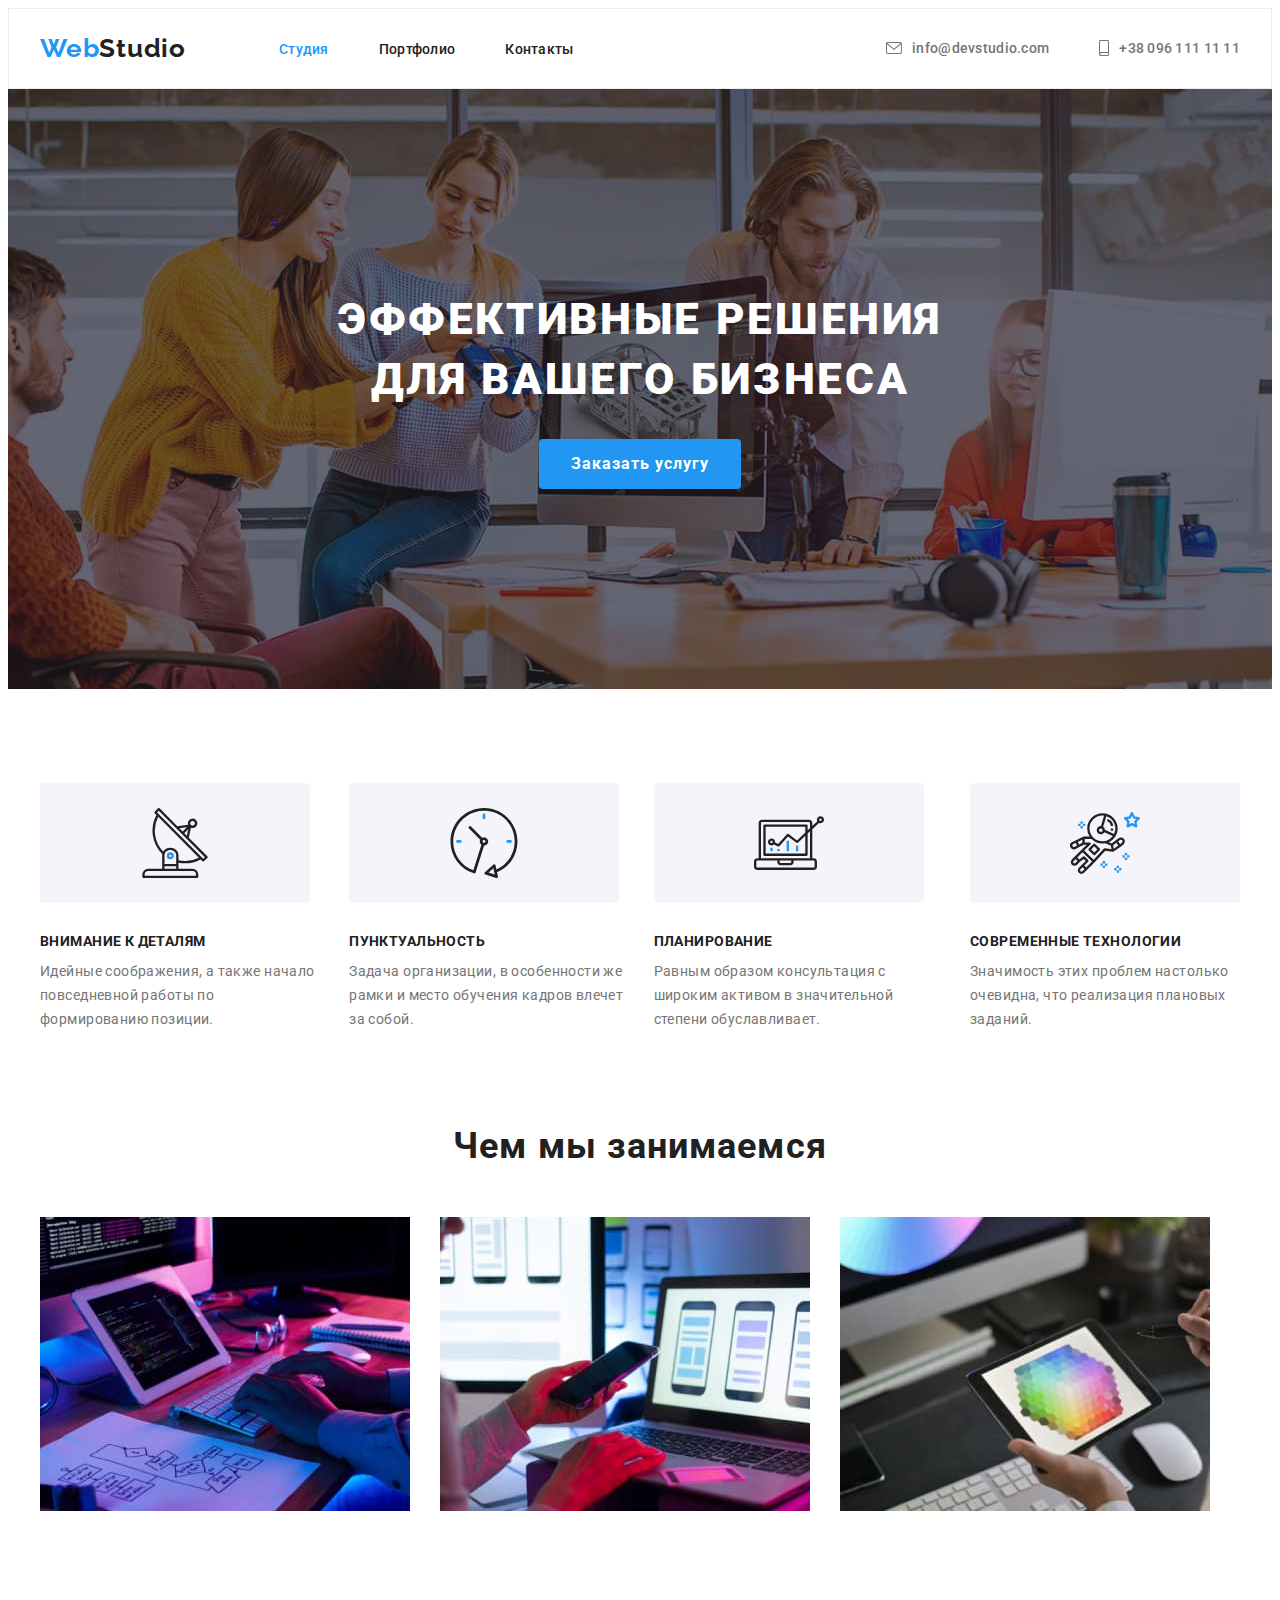
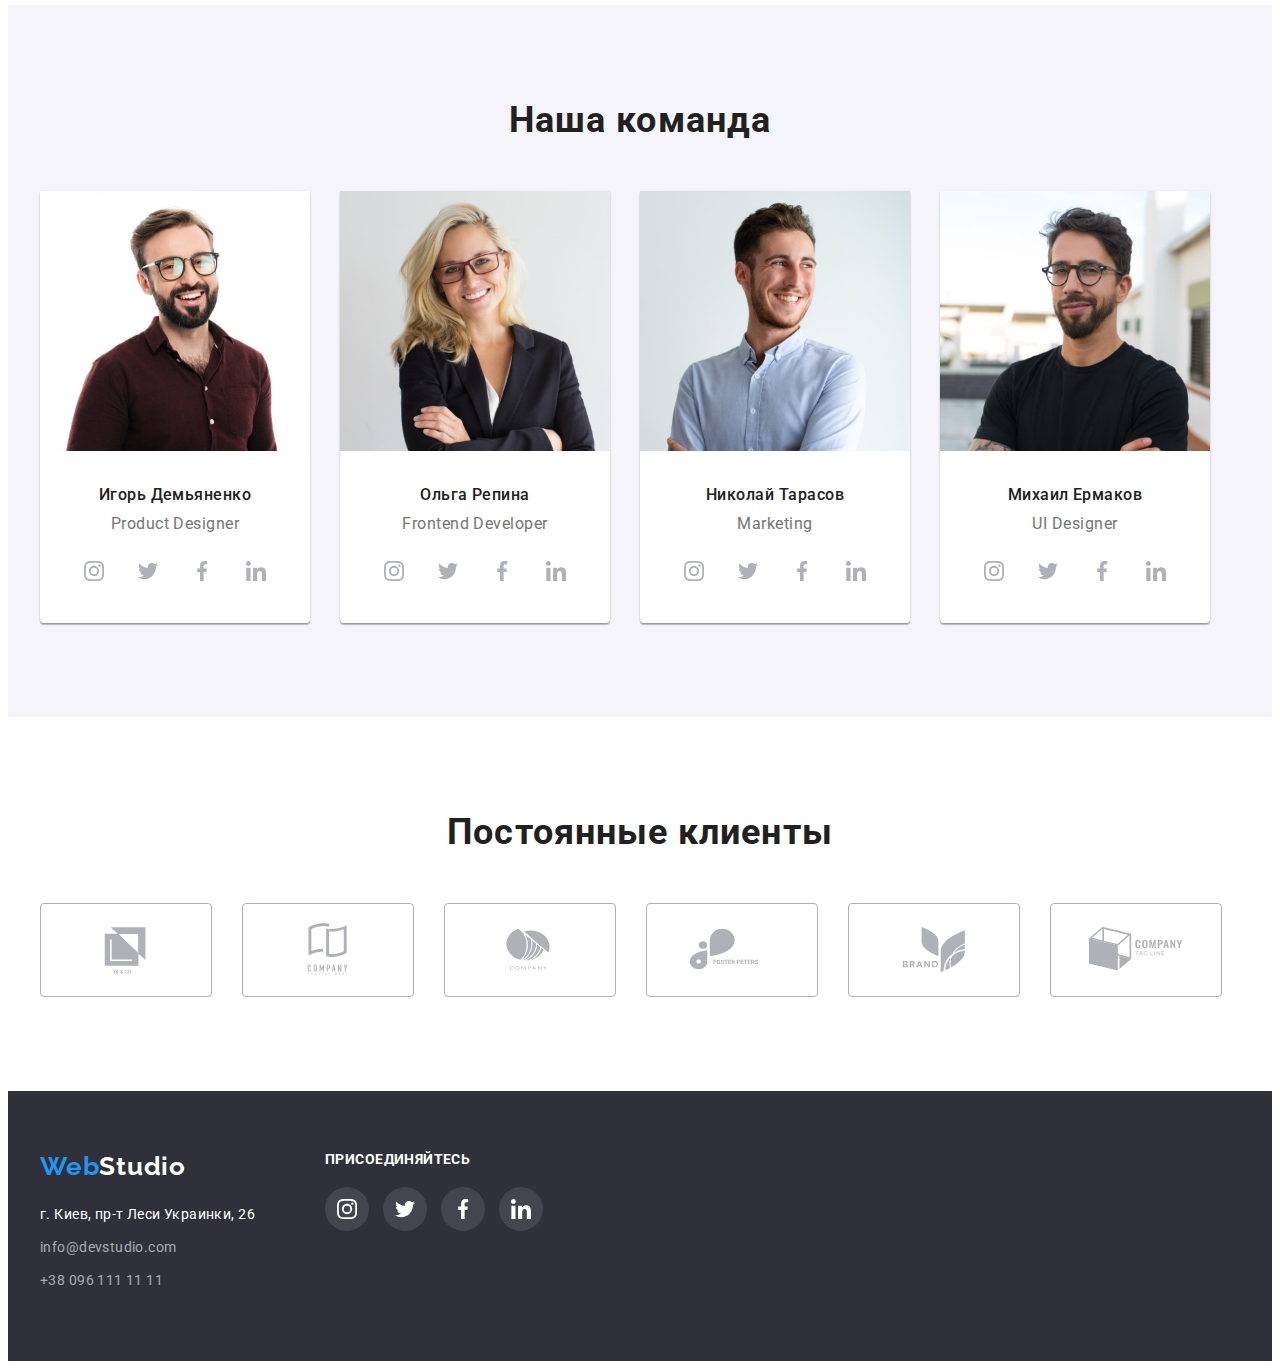
<file: index.html>
<!DOCTYPE html>
<html lang="en">
<head>
    <meta charset="UTF-8">
    <meta http-equiv="X-UA-Compatible" content="IE=edge">
    <meta name="viewport" content="width=device-width, initial-scale=1.0">
    <title>Document</title>
    <link rel="preconnect" href="https://fonts.googleapis.com">
    <link rel="preconnect" href="https://fonts.gstatic.com" crossorigin>
    <link href="https://fonts.googleapis.com/css2?family=Raleway:wght@700&family=Roboto:wght@400;500;700;900&display=swap"
        rel="stylesheet">

        <link rel="stylesheet" href="https://cdnjs.cloudflare.com/ajax/libs/modern-normalize/1.1.0/modern-normalize.min.css"
            integrity="sha512-wpPYUAdjBVSE4KJnH1VR1HeZfpl1ub8YT/NKx4PuQ5NmX2tKuGu6U/JRp5y+Y8XG2tV+wKQpNHVUX03MfMFn9Q=="
            crossorigin="anonymous" referrerpolicy="no-referrer" />
    <link rel="stylesheet" href="./css/styles.css">
</head>
<body>
 <header class="header">
     <div class="container header-container">
        <nav class="navigation">
     <a href="" class="logo">Web<span class="logo-inner">Studio</span></a>
     <ul class="list-header">
         <li class="item">
             <a href="" class="navigation-link active-page">Студия</a>
         </li>
         <li class="item">
             <a href="./portfolio.html" class="navigation-link">Портфолио</a>
         </li>
         <li class="item">
             <a href="" class="navigation-link">Контакты</a>
         </li>
        </ul>
        </nav>
        <ul class="list-header auth-nav">
         <li class="item">
             <a  class="header-addres" href="mailto:info@devstudio.com">
                 <svg class="header-addres-icon" width="16" height="16">
                     <use href="images/symbol-defs.svg#icon-envelope"></use>
                 </svg>info@devstudio.com</a>
         </li>
         <li class="item">
             <a class="header-addres" href=""><svg class="header-addres-icon" width="10" height="16">
                 <use href="images/symbol-defs.svg#icon-smartphone"></use>
             </svg>+38 096 111 11 11</a>
         </li>
     </ul>
    </div>
 </header>
 <main>
     <section class="hero overlay">
        <div class="container hero-button">
       <h1 class="hero-caption">Эффективные решения для вашего бизнеса</h1>
       <button type="button" class="hero-btn">Заказать услугу</button>
    </div>
     </section>
     <section class="text section">
         <div class="container">
        <h2 class="visually-hidden">Наши преимущества</h2>
         <ul class="list-slogan">
             <li class="content-flex">
                 <div class="content-flex-position">
                     <svg class="content-flex-icon" width="70" height="70">
                         <use href="images/symbol-defs.svg#icon-antenna-1"></use>
                     </svg>
                 </div>
                 <h3 class="text-title">Внимание к деталям</h3>
                 <p class="text-content">Идейные соображения, а также начало повседневной работы по формированию позиции.</p>
             </li>
             <li class="content-flex">
                <div class="content-flex-position">
                    <svg class="content-flex-icon" width="70" height="70">
                        <use href="images/symbol-defs.svg#icon-clock-1"></use>
                    </svg>
                </div>
                 <h3 class="text-title">Пунктуальность</h3>
                 <p class="text-content">Задача организации, в особенности же рамки и место обучения кадров влечет за собой.</p>
             </li>
             <li class="content-flex">
                <div class="content-flex-position">
                    <svg class="content-flex-icon" width="70" height="70">
                        <use href="images/symbol-defs.svg#icon-diagram-1"></use>
                    </svg>
                </div>
                 <h3 class="text-title">Планирование</h3>
                 <p class="text-content">Равным образом консультация с широким активом в значительной степени обуславливает.</p>
             </li>
             <li class="content-flex">
                <div class="content-flex-position">
                    <svg class="content-flex-icon" width="70" height="70">
                        <use href="images/symbol-defs.svg#icon-astronaut-1"></use>
                    </svg>
                </div>
                 <h3 class="text-title">Современные технологии</h3>
                 <p class="text-content">Значимость этих проблем настолько очевидна, что реализация плановых заданий.</p>
             </li>
         </ul>
        </div>
     </section>
     <section class="work section">
         <div class="container">
         <h2 class="caption">Чем мы занимаемся</h2>
         <ul class="list-work">
             <li class="work-img">
                 <img src="./images/box-1.jpg" alt="процесс написания кода" width="370">
             </li>
             <li class="work-img">
                 <img src="./images/box-2.jpg" alt="мобильная разработка" width="370">
             </li>
             <li class="work-img">
                 <img src="./images/box-3.jpg" alt="графический дизайн" width="370">
             </li>
         </ul>
        </div>
     </section>
     <section class="staff section">
         <div class="container">
        <h2 class="caption">Наша команда</h2>
         <ul class="list-staff staff-element">
             <li class="element-img">
                 <img src="./images/staff-1.jpg" alt="фото дизайнера" width="270">
            <div class="caption-staff-content">
                 <h3 class="caption-staff">Игорь Демьяненко</h3>
                 <p class="staff-desc">Product Designer</p>
                 <ul class="caption-staff-list">
                     <li class="caption-staff-item">
                         <a href="" class="caption-staff-link">
                             <svg class="caption-staff-icon" width="20" height="20">
                                 <use href="images/symbol-defs.svg#icon-instagram-2"></use>
                             </svg>
                         </a>
                     </li>
                    <li class="caption-staff-item">
                        <a href="" class="caption-staff-link">
                            <svg class="caption-staff-icon" width="20" height="20">
            <use href="images/symbol-defs.svg#icon-twitter-1"></use>
        </svg>
    </a>
                    </li><li class="caption-staff-item">
    <a href="" class="caption-staff-link">
        <svg class="caption-staff-icon" width="20" height="20">
            <use href="images/symbol-defs.svg#icon-facebook-1"></use>
        </svg>
    </a>
                    </li><li class="caption-staff-item">
    <a href="" class="caption-staff-link">
        <svg class="caption-staff-icon" width="20" height="20">
            <use href="images/symbol-defs.svg#icon-linkedin-1"></use>
        </svg>
    </a>
                    </li>
                 </ul>
                </div>
             </li>
             <li class="element-img">
                 <img src="./images/staff-2.jpg" alt="фото разработчика" width="270">
                <div class="caption-staff-content">
                 <h3 class="caption-staff">Ольга Репина</h3>
                 <p class="staff-desc">Frontend Developer</p>
                                <ul class="caption-staff-list">
                                    <li class="caption-staff-item">
                                        <a href="" class="caption-staff-link">
                                            <svg class="caption-staff-icon" width="20" height="20">
                                                <use href="images/symbol-defs.svg#icon-instagram-2"></use>
                                            </svg>
                                        </a>
                                    </li>
                                    <li class="caption-staff-item">
                                        <a href="" class="caption-staff-link">
                                            <svg class="caption-staff-icon" width="20" height="20">
                                                <use href="images/symbol-defs.svg#icon-twitter-1"></use>
                                            </svg>
                                        </a>
                                    </li>
                                    <li class="caption-staff-item">
                                        <a href="" class="caption-staff-link">
                                            <svg class="caption-staff-icon" width="20" height="20">
                                                <use href="images/symbol-defs.svg#icon-facebook-1"></use>
                                            </svg>
                                        </a>
                                    </li>
                                    <li class="caption-staff-item">
                                        <a href="" class="caption-staff-link">
                                            <svg class="caption-staff-icon" width="20" height="20">
                                                <use href="images/symbol-defs.svg#icon-linkedin-1"></use>
                                            </svg>
                                        </a>
                                    </li>
                                </ul>
                </div>
             </li>
             <li class="element-img">
                 <img src="./images/staff-3.jpg" alt="фото маркетолога" width="270">
                <div class="caption-staff-content">
                 <h3 class="caption-staff">Николай Тарасов</h3>
                 <p class="staff-desc">Marketing</p>
                                <ul class="caption-staff-list">
                                    <li class="caption-staff-item">
                                        <a href="" class="caption-staff-link">
                                            <svg class="caption-staff-icon" width="20" height="20">
                                                <use href="images/symbol-defs.svg#icon-instagram-2"></use>
                                            </svg>
                                        </a>
                                    </li>
                                    <li class="caption-staff-item">
                                        <a href="" class="caption-staff-link">
                                            <svg class="caption-staff-icon" width="20" height="20">
                                                <use href="images/symbol-defs.svg#icon-twitter-1"></use>
                                            </svg>
                                        </a>
                                    </li>
                                    <li class="caption-staff-item">
                                        <a href="" class="caption-staff-link">
                                            <svg class="caption-staff-icon" width="20" height="20">
                                                <use href="images/symbol-defs.svg#icon-facebook-1"></use>
                                            </svg>
                                        </a>
                                    </li>
                                    <li class="caption-staff-item">
                                        <a href="" class="caption-staff-link">
                                            <svg class="caption-staff-icon" width="20" height="20">
                                                <use href="images/symbol-defs.svg#icon-linkedin-1"></use>
                                            </svg>
                                        </a>
                                    </li>
                                </ul>
                </div>
             </li>
             <li class="element-img">
                 <img src="./images/staff-4.jpg" alt="фото дизайнера" width="270">
                <div class="caption-staff-content">
                 <h3 class="caption-staff">Михаил Ермаков</h3>
                 <p class="staff-desc">UI Designer</p>
                                <ul class="caption-staff-list">
                                    <li class="caption-staff-item">
                                        <a href="" class="caption-staff-link">
                                            <svg class="caption-staff-icon" width="20" height="20">
                                                <use href="images/symbol-defs.svg#icon-instagram-2"></use>
                                            </svg>
                                        </a>
                                    </li>
                                    <li class="caption-staff-item">
                                        <a href="" class="caption-staff-link">
                                            <svg class="caption-staff-icon" width="20" height="20">
                                                <use href="images/symbol-defs.svg#icon-twitter-1"></use>
                                            </svg>
                                        </a>
                                    </li>
                                    <li class="caption-staff-item">
                                        <a href="" class="caption-staff-link">
                                            <svg class="caption-staff-icon" width="20" height="20">
                                                <use href="images/symbol-defs.svg#icon-facebook-1"></use>
                                            </svg>
                                        </a>
                                    </li>
                                    <li class="caption-staff-item">
                                        <a href="" class="caption-staff-link">
                                            <svg class="caption-staff-icon" width="20" height="20">
                                                <use href="images/symbol-defs.svg#icon-linkedin-1"></use>
                                            </svg>
                                        </a>
                                    </li>
                                </ul>
                </div>
             </li>
         </ul>
        </div>
     </section>
 </div>
 <section class="section-clients section">
     <div class="container">
         <h2 class="caption">Постоянные клиенты</h2>
<ul class="list-clients">
    <li class="clients-item">
        <a href="" class="clients-link">
            <svg class="clients-icon" width="106" height="60">
                <use href="images/symbol-defs.svg#icon-Logo"></use>
            </svg>
        </a>
    </li>
    <li class="clients-item">
        <a href="" class="clients-link">
            <svg class="clients-icon" width="106" height="60">
                <use href="images/symbol-defs.svg#icon-Logo-1"></use>
            </svg>
        </a>
    </li>
    <li class="clients-item">
        <a href="" class="clients-link">
            <svg class="clients-icon" width="106" height="60">
                <use href="images/symbol-defs.svg#icon-Logo-2"></use>
            </svg>
        </a>
    </li>
    <li class="clients-item">
        <a href="" class="clients-link">
            <svg class="clients-icon" width="106" height="60">
                <use href="images/symbol-defs.svg#icon-Logo-3"></use>
            </svg>
        </a>
    </li>
    <li class="clients-item">
        <a href="" class="clients-link">
            <svg class="clients-icon" width="106" height="60">
                <use href="images/symbol-defs.svg#icon-Logo-4"></use>
            </svg>
        </a>
    </li>
    <li class="clients-item">
        <a href="" class="clients-link">
            <svg class="clients-icon" width="106" height="60">
                <use href="images/symbol-defs.svg#icon-Logo-5"></use>
            </svg>
        </a>
    </li>
</ul>
     <!-- </div> -->
 </section>
</main>
<footer class="footer">
    <div class="container footer-container">
        <div>
    <a  class="logo-footer" href="">Web<span class="logo-footer-inner">Studio</span></a>
    <address class="footer-addres">г. Киев, пр-т Леси Украинки, 26</address>
    <ul class="list-footer">
<li class="item-footer">
    <a href="" class="footer-addres-contact">info@devstudio.com</a>
</li>
<li class="item-footer">
    <a href="" class="footer-addres-contact">+38 096 111 11 11</a>
</li>
    </ul>  
</div>
<div class="footer-join">
    <p class="join-text">присоединяйтесь</p>
    <ul class="footer-list-join">
        <li class="join-item">
            <a href="" class="item-link">
                <svg class="footer-icon" width="20" height="20">
                    <use href="images/symbol-defs.svg#icon-instagram-2"></use>
                </svg>
            </a>
        </li>
        <li class="join-item">
            <a href="" class="item-link">
                <svg class="footer-icon" width="20" height="20">
                    <use href="images/symbol-defs.svg#icon-twitter-1"></use>
                </svg>
            </a>
        </li>
        <li class="join-item">
            <a href="" class="item-link">
                <svg class="footer-icon" width="20" height="20">
                    <use href="images/symbol-defs.svg#icon-facebook-1"></use>
                </svg>
            </a>
        </li>
        <li class="join-item">
            <a href="" class="item-link">
                <svg class="footer-icon" width="20" height="20">
                    <use href="images/symbol-defs.svg#icon-linkedin-1"></use>
                </svg>
            </a>
        </li>
    </ul>
    </div>
</div>
</footer>
</body>
</html>
</file>
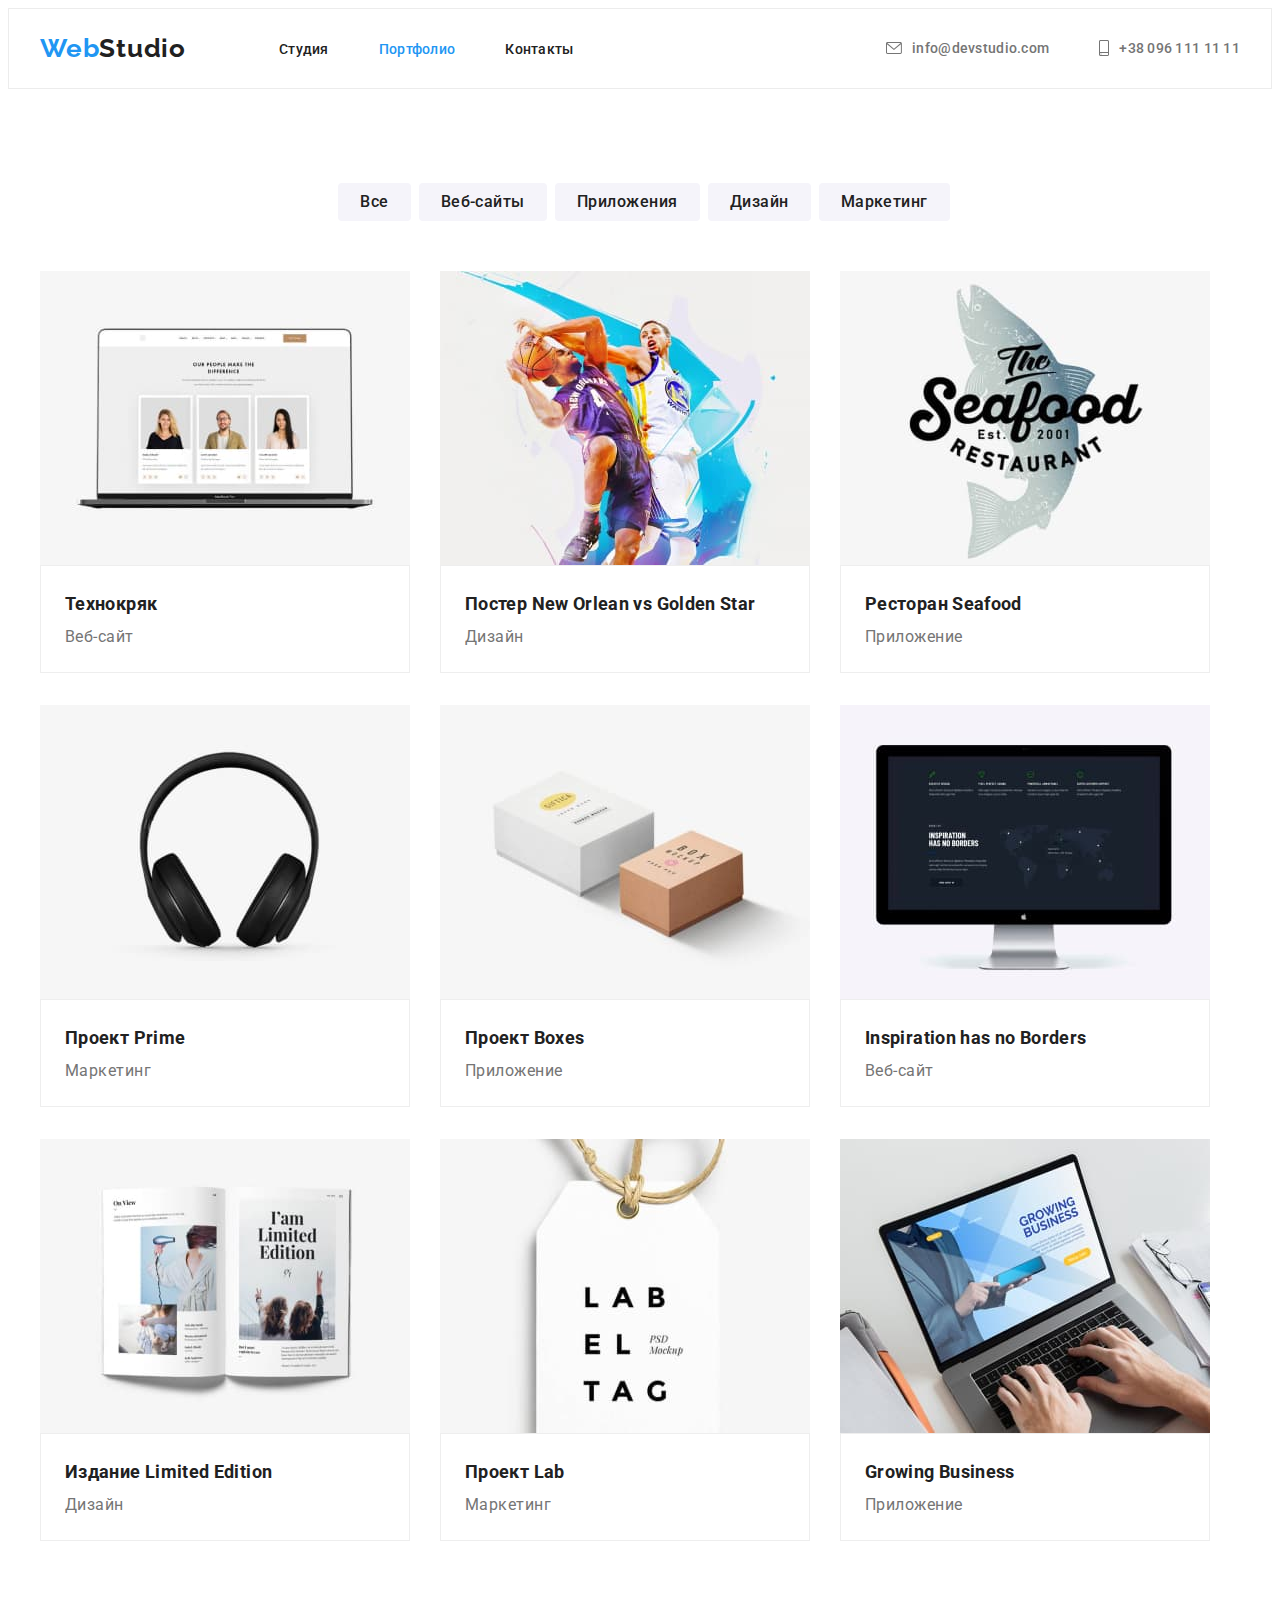
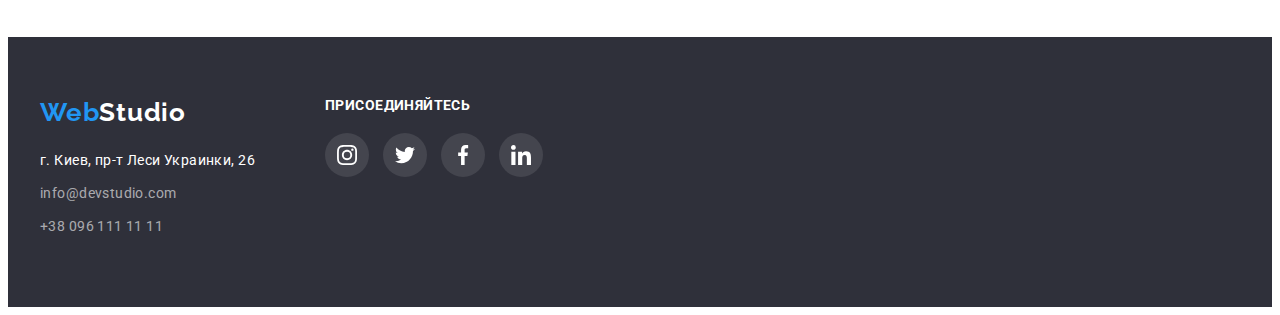
<file: portfolio.html>
<!DOCTYPE html>
<html lang="en">
<head>
    <meta charset="UTF-8">
    <meta http-equiv="X-UA-Compatible" content="IE=edge">
    <meta name="viewport" content="width=device-width, initial-scale=1.0">
    <title>Document</title>
        <link rel="preconnect" href="https://fonts.googleapis.com">
        <link rel="preconnect" href="https://fonts.gstatic.com" crossorigin>
        <link href="https://fonts.googleapis.com/css2?family=Raleway:wght@700&family=Roboto:wght@400;500;700;900&display=swap"
            rel="stylesheet">
            <link rel="stylesheet" href="https://cdnjs.cloudflare.com/ajax/libs/modern-normalize/1.1.0/modern-normalize.min.css"
                integrity="sha512-wpPYUAdjBVSE4KJnH1VR1HeZfpl1ub8YT/NKx4PuQ5NmX2tKuGu6U/JRp5y+Y8XG2tV+wKQpNHVUX03MfMFn9Q=="
                crossorigin="anonymous" referrerpolicy="no-referrer" />
        <link rel="stylesheet" href="./css/styles.css">
</head>
<body>
<header class="header">
    <div class="container header-container">
        <nav class="navigation">
            <a href="" class="logo">Web<span class="logo-inner">Studio</span></a>
            <ul class="list-header">
                <li class="item">
                    <a href="./index.html" class="navigation-link">Студия</a>
                </li>
                <li class="item">
                    <a href="" class="navigation-link active-page">Портфолио</a>
                </li>
                <li class="item">
                    <a href="" class="navigation-link">Контакты</a>
                </li>
            </ul>
        </nav>
        <ul class="list-header auth-nav">
            <li class="item">
                <a class="header-addres" href="mailto:info@devstudio.com">
                    <svg class="header-addres-icon" width="16" height="16">
                        <use href="images/symbol-defs.svg#icon-envelope"></use>
                    </svg>info@devstudio.com</a>
            </li>
            <li class="item">
                <a class="header-addres" href=""><svg class="header-addres-icon" width="10" height="16">
                        <use href="images/symbol-defs.svg#icon-smartphone"></use>
                    </svg>+38 096 111 11 11</a>
            </li>
        </ul>
    </div>
</header>
    <main>
        <section class="section">
        <div class="container">
        <h1 class="visually-hidden">Портфолио</h1>
        <ul class="list-button">
            <li class="btn-navigation"><button type="button" class="btn-position">Все</button></li>
            <li class="btn-navigation"><button type="button" class="btn-position">Веб-сайты</button></li>
            <li class="btn-navigation"><button type="button" class="btn-position">Приложения</button></li>
            <li class="btn-navigation"><button type="button" class="btn-position">Дизайн</button></li>
            <li class="btn-navigation"><button type="button" class="btn-position">Маркетинг</button></li>
        </ul>
        <ul class="list-btn portfolio-element">
            <li class="element">
                <a href="" class="portfolio-link">
                <img class="image" src="./images/project-1.jpg" alt="Изображение сайта" width="370">
                <div class="context">
                <h2 class="item-project">Технокряк</h2>
                <p class="item-project-text">Веб-сайт</p>
                </div>
                </a>
            </li>
            <li class="element">
                <a href="" class="portfolio-link">
                <img class="image" src="./images/project-2.jpg" alt="Дизайн постера" width="370">
                <div class="context">
                <h2 class="item-project">Постер <span lang="en">New Orlean vs Golden Star</span></h2>
                <p class="item-project-text">Дизайн</p>
                </div>
                </a>
            </li>
            <li class="element">
                <a href="" class="portfolio-link">
                <img class="image" src="./images/project-3.jpg" alt="Логотип ресторана" width="370">
                <div class="context">
                <h2 class="item-project">Ресторан <span lang="en">Seafood</span></h2>
                <p class="item-project-text">Приложение</p>
                </div>
                </a>
            </li>
            <li class="element">
                <a href="" class="portfolio-link">
                <img class="image" src="./images/project-4.jpg" alt="Наушники" width="370">
                <div class="context">
                <h2 class="item-project">Проект <span lang="en">Prime</span></h2>
                <p class="item-project-text">Маркетинг</p>
                </div>
                </a>
            </li>
            <li class="element">
                <a href="" class="portfolio-link">
                <img class="image" src="./images/project-5.jpg" alt="Картонные коробки" width="370">
                <div class="context">
                <h2 class="item-project">Проект <span lang="en">Boxes</span></h2>
                <p class="item-project-text">Приложение</p>
                </div>
                </a>
            </li>
            <li class="element">
                <a href="" class="portfolio-link">
                <img class="image" src="./images/project-6.jpg" alt="Персональный компютер" width="370">
                <div class="context">
                <h2 class="item-project"> <span lang="en">Inspiration has no Borders</span></h2>
                <p class="item-project-text">Веб-сайт</p>
                </div>
                </a>
            </li>
            <li class="element">
                <a href="" class="portfolio-link">
                <img class="image" src="./images/project-7.jpg" alt="Книга" width="370">
                <div class="context">
                <h2 class="item-project">Издание <span lang="en">Limited Edition</span></h2>
                <p class="item-project-text">Дизайн</p>
                </div>
                </a>
            </li>
            <li class="element">
                <a href="" class="portfolio-link">
                <img class="image" src="./images/project-8.jpg" alt="Название проекта" width="370">
                <div class="context">
                <h2 class="item-project">Проект <span lang="en">Lab</span></h2>
                <p class="item-project-text">Маркетинг</p>
                </div>
                </a>
            </li>
            <li class="element">
                <a href="" class="portfolio-link">
                <img class="image" src="./images/project-9.jpg" alt="Ноутбук" width="370">
                <div class="context">
                <h2 class="item-project"><span lang="en">Growing Business</span></h2>
                <p class="item-project-text">Приложение</p>
                </div>
                </a>
            </li>
        </ul>
        </div>
        </section>
    </main>
<footer class="footer">
    <div class="container footer-container">
        <div>
            <a class="logo-footer" href="">Web<span class="logo-footer-inner">Studio</span></a>
            <address class="footer-addres">г. Киев, пр-т Леси Украинки, 26</address>
            <ul class="list-footer">
                <li class="item-footer">
                    <a href="" class="footer-addres-contact">info@devstudio.com</a>
                </li>
                <li class="item-footer">
                    <a href="" class="footer-addres-contact">+38 096 111 11 11</a>
                </li>
            </ul>
        </div>
        <div class="footer-join">
            <p class="join-text">присоединяйтесь</p>
            <ul class="footer-list-join">
                <li class="join-item">
                    <a href="" class="item-link">
                        <svg class="footer-icon" width="20" height="20">
                            <use href="images/symbol-defs.svg#icon-instagram-2"></use>
                        </svg>
                    </a>
                </li>
                <li class="join-item">
                    <a href="" class="item-link">
                        <svg class="footer-icon" width="20" height="20">
                            <use href="images/symbol-defs.svg#icon-twitter-1"></use>
                        </svg>
                    </a>
                </li>
                <li class="join-item">
                    <a href="" class="item-link">
                        <svg class="footer-icon" width="20" height="20">
                            <use href="images/symbol-defs.svg#icon-facebook-1"></use>
                        </svg>
                    </a>
                </li>
                <li class="join-item">
                    <a href="" class="item-link">
                        <svg class="footer-icon" width="20" height="20">
                            <use href="images/symbol-defs.svg#icon-linkedin-1"></use>
                        </svg>
                    </a>
                </li>
            </ul>
        </div>
    </div>
</footer>
</body>
</html>
</file>
<file: css/styles.css>
:root {
  --header-text-color: #212121;
  --accent-text-color: #2196f3;
  --header-tel-color: #757575;
  --hero-text-color: #ffffff;
  --btn-color: #2196f3;
  --title-color: #212121;
  --footer-tel-color: rgba(255, 255, 255, 0.6);
  --icon-color: #AFB1B8;
}

p, h1, h2, h3, h4, h5, h6 {
  margin: 0;
}
ul {
  margin: 0;
  padding: 0;
}

body {
  font-family: "Roboto", sans-serif;
  color: #757575;
}
.list-header {
  list-style: none;
}
a {
  text-decoration: none;
}
.container {
  width: 1200px;
  padding-left: 15px;
  padding-right: 15px;
  margin: 0 auto;
}
.section {
  padding-top: 94px;
  padding-bottom: 94px;
}
.visually-hidden {
  position: absolute;
  width: 1px;
  height: 1px;
  margin: -1px;
  padding: 0;
  overflow: hidden;
  border: 0;
  clip: rect(0 0 0 0);
}
/* ----------------------header------------------------------ */
header {
  border: 1px solid #ECECEC
}
.header {
padding-top: 24px;
padding-bottom: 24px;
}
.list-header {
  display: flex;
  margin-left: auto;
  margin-left: 93px;
}
.list-header .item + .item {
  margin-left: 50px;
}
.navigation {
  display: flex;
  align-items: center;
}
.header-container {
  display: flex;
  align-items: center;
}
.logo {

  font-family: "Raleway", sans-serif;
  font-weight: bold;
  font-size: 26px;
  line-height: 1.19;
  letter-spacing: 0.03em;
  color: #2196f3;

  
}
.logo-inner {
  color: var(--header-text-color);
}
.navigation-link {
  padding-top: 32px;
  padding-bottom: 32px;

  font-weight: 500;
  font-size: 14px;
  line-height: calc(16 / 14);
  letter-spacing: 0.02em;
  color: var(--header-text-color);
}
.navigation-link:hover,
.navigation-link:focus {
  color: var(--accent-text-color);
}
.active-page {
  color: var(--accent-text-color);
}
.auth-nav .item + .item {
  margin-left: 50px;
}
.auth-nav {
  margin-left: auto;
}
.header-addres-icon {
  margin-right: 10px;
  fill: currentColor;
}
.header-addres-icon:hover {
  fill: var(--accent-text-color);
}
.header-addres {
  display: flex;
align-items: center;

  font-weight: 500;
  font-size: 14px;
  line-height: calc(16 / 14);
  letter-spacing: 0.02em;
  color: var(--header-tel-color);
}
.header-addres:hover,
.header-addres:focus {
  color: var(--accent-text-color);
}
/* -----------------------hero------------------------------------ */
.hero {
  display: flex;
  padding-top: 200px;
  padding-bottom: 200px;
  align-items: center;
  background-color: #2F303A;
  background-image: linear-gradient(rgba(47, 48, 58, 0.4),rgba(47, 48, 58, 0.4)), url(../images/hero-bg.jpg);
  background-repeat: no-repeat;
  background-position: center;
  background-size: cover;
  text-align: center;
  max-width: 1600px;
  margin: 0 auto;
}
.hero-caption {
width: 696px;
margin-left: auto;
margin-right: auto;
margin-bottom: 30px;

  font-weight: 900;
  font-size: 44px;
  line-height: calc(60 / 44);
  text-align: center;
  letter-spacing: 0.06em;
  text-transform: uppercase;
  color: var(--hero-text-color);
  
}
.hero-btn {
  padding-top: 10px;
  padding-bottom: 10px;
  padding-right: 32px;
  padding-left: 32px;
  font-family: "Roboto"; sans-serif;
  border: none;
  border-radius: 4px;
  font-style: normal;
  font-weight: bold;
  font-size: 16px;
  line-height: calc(30 / 16);
  letter-spacing: 0.06em;
  color: #ffffff;
  background-color: var(--accent-text-color);
}
.hero-btn {
cursor:pointer;
}
.hero-btn:hover, 
.hero-btn:focus {

}
/* -------------------наши преимущества------------------------- */
.content-flex-position {
  display: flex;
  align-items: center;
  justify-content: center;
  margin-bottom: 30px;
  width: 270px;
  height: 120px;
  background: #F5F4FA;
border-radius: 4px;
}
.list-slogan {
  list-style: none;
  display: flex;
margin-left: auto;
margin-right: auto;
}
.text-title {
  margin-bottom: 10px;

  font-weight: bold;
  font-size: 14px;
  line-height: calc(16 / 14);
  letter-spacing: 0.03em;
  text-transform: uppercase;
  color: var(--title-color);
}
.text-content {
  font-size: 14px;
  line-height: calc(24 / 14);
  letter-spacing: 0.03em;
}
.caption {
margin-bottom: 50px;

  font-weight: bold;
  font-size: 36px;
  line-height: calc(42 / 36);
  letter-spacing: 0.03em;
  color: var(--title-color);
}
.content-flex {
  width: calc((100%-90px) /4);
margin-right: 30px;
}
.content-flex:nth-child(4n) {
  margin-right: 0;
}
.text {
  padding-bottom: 0;
}
/* -----------------work---------------------------- */
.list-work {
  list-style: none;
  display: flex;
}
.work-img {
  display: flex;
  flex-wrap: wrap;
  margin-right: 30px;
}
/* ---------------------наша команда----------------- */
.list-staff {
  list-style: none;
}
.staff-element {
    display: flex;
  flex-wrap: nowrap;
}
.element-img {
  width: 270px;
  margin-right: 30px;
  background-color: var(--hero-text-color);
  box-shadow: 0px 1px 3px rgba(0, 0, 0, 0.12), 0px 1px 1px rgba(0, 0, 0, 0.14), 0px 2px 1px rgba(0, 0, 0, 0.2);
border-radius: 0px 0px 4px 4px;
}
.element-img:nth-child(4n) {
  margin-right: 0;
}
.caption {
  text-align: center;
}
.staff {
  background: #F5F4FA;
}
.caption-staff-content {
  padding-top: 30px;
  padding-bottom: 30px;
  text-align: center;
}
.caption-staff {
  font-weight: 500;
  font-size: 16px;
  line-height: calc(19 / 16);
  letter-spacing: 0.03em;
  color: var(--title-color);
}
.staff-desc {
  font-size: 16px;
  line-height: calc(19 / 16);
  letter-spacing: 0.03em;
  padding-top: 10px;
  margin-bottom: 16px;
}
.caption-staff-list {
  list-style: none;
  display: flex;
  justify-content: center;
}
.caption-staff-item + .caption-staff-item {
  margin-left: 10px;
}
.caption-staff-link {
  width: 44px;
  height: 44px;
  border-radius: 50%;
  display: flex;
  align-items: center;
  justify-content: center;
  color: var(--icon-color);
}
.caption-staff-icon {
fill: currentColor;
}
.caption-staff-link:hover,
.caption-staff-link:focus {
background-color: var(--accent-text-color);
}
.caption-staff-link:hover .caption-staff-icon
.caption-staff-link:focus .caption-staff-icon {
  background-color: var(--accent-text-color);
  fill: #FFFFFF;
}
.caption-staff-link:hover,
.caption-staff-link:focus {
  color: #FFFFFF;
}
/* -----------------Постоянные клиенты-------------- */
.list-clients {
  list-style: none;
  display: flex;
}
.clients-item {
  display: inline-flex;
  justify-content: center;
  align-items: center;
}
.clients-item:not(:last-child) {
  padding-right: 30px;
}
.clients-link {
  display: flex;
  justify-content: center;
  align-items: center;
  width: 170px;
  height: 92px;
  border-radius: 4px;
  border: 1px solid var(--icon-color);
  color: var(--icon-color);
}
.clients-link:hover,
.clients-link:focus {
  border: 1px solid var(--accent-text-color);
  color: var(--accent-text-color);
}
.clients-icon {
  width: 106px;
  height: 60px;
  fill: currentColor;
}
/* -----------------Подвал-------------------- */
.list-footer {
  list-style: none;
}
.footer {
  padding-top: 60px;
  padding-bottom: 60px;
  background-color: #2F303A;
}
.logo-footer {
  display: block;
  margin-bottom: 20px;

  font-family: "Raleway";  sans-serif;
  font-weight: bold;
  font-size: 26px;
  line-height: calc(31 / 26);
  letter-spacing: 0.03em;
  color: var(--accent-text-color);
}
.logo-footer-inner {
  color: var(--hero-text-color);
}
.footer-addres {
margin-bottom: 9px;

  font-family:"Roboto", sans-serif;
  font-style: normal;
  font-weight: normal;
  font-size: 14px;
  line-height: calc(24 / 14);
  letter-spacing: 0.03em;
  color: #ffffff;
}
.footer-addres-contact {
  font-size: 14px;
  line-height: calc(24 / 14);
  letter-spacing: 0.03em;
  color: var(--footer-tel-color);
}
.footer-addres-contact:hover,
.footer-addres-contact:focus {
  color: var(--accent-text-color);
}
.item-footer {
margin-left: 0;
margin-bottom: 9px;
}
.join-text {
  font-family: Roboto;
font-style: normal;
font-weight: bold;
font-size: 14px;
line-height: calc(16 / 14);
letter-spacing: 0.03em;
text-transform: uppercase;
color: #FFFFFF;
padding-bottom: 20px;
}
.footer-container {
  display: flex;
}
.footer-join{
  margin-left: 70px;
}
.join-item {
  display: inline-flex;
  align-items: center;
  justify-content: center;
  padding-right: 10px;
  background-color: rgba(255, 255, 255, 0,1);
}
.item-link {
  width: 44px;
  height: 44px;
  border-radius: 50%;
  display: flex;
  align-items: center;
  justify-content: center;
  color: #ffffff;
  background-color: rgba(255, 255, 255, 0.1);
}
.footer-icon {
  fill: currentColor;
}
.item-link:hover,
.item-link:focus {
  background-color: var(--accent-text-color);
}
.join-item:hover .footer-icon {
  fill: #ffffff;
}
/* --------------Портфолио----------------- */
.list-button {
  display: flex;
  justify-content: center;
  list-style: none;
  margin-bottom: 50px;
}
.list-btn {
  list-style: none;
}
.portfolio-link {
  display: block;
}
.portfolio-link:hover,
.portfolio-link:focus {
  box-shadow: 0px 1px 1px rgb( 0 0 0 / 12%),
  0px 4px 4px rgb(0 0 0 /6%),
  1px 4px 6px rgb(0 0 0 / 16%);
}
.portfolio-conteiner {
  width: 1230px;
  padding-left: 15px;
  padding-right: 15px;
  margin-left: auto;
  margin-right: auto;
}
.portfolio-element {
  display: flex;
  flex-wrap: wrap;
}
.element {
  width: 370px;
  height: 404px;
  margin-right: 30px;
  margin-bottom: 30px;
  box-sizing: border-box;
}
.element:nth-child(3n) {
  margin-right: 0;
}
.element:nth-last-child(-n+3) {
  margin-bottom: 0;
}
.image {
  display: block;
  max-width: 100%;
  height: auto;
}
.context {
padding-left: 24px;
padding-right: 24px; 
padding-top: 20px;
padding-bottom: 20px;
  border: 1px solid #EEEEEE;
}
.btn-position {
  font-family: inherit;
  font-weight: 500;
  font-size: 16px;
  line-height: 1.63;
  text-align: center;
  letter-spacing: 0.03em;
  color: var(--title-color);
  padding: 6px 22px;
  border: 0px;
  background: #F5F4FA;
  border-radius: 4px;
}
.btn-navigation {
  margin-left: 8px;
  font-weight: 500;
  font-size: 16px;
  line-height: calc(26 / 16);
  letter-spacing: 0.03em;
  color: var(--title-color);
}
.btn-position {
  cursor: pointer;
}
.btn-position:hover,
.btn-position:focus {
  color: #ffffff;
  background-color:  #188CE8;
    box-shadow: 0px 1px 1px rgb( 0 0 0 / 12%),
  0px 4px 4px rgb(0 0 0 /6%),
  1px 4px 6px rgb(0 0 0 / 16%);
}
.portfolio-container {
display: flex;
justify-content: center;
}
.item-project {
  font-weight: bold;
  font-size: 18px;
  line-height: calc(36 / 18);
  letter-spacing: 0.02em;
  color: var(--title-color);
}
.item-project-text {
  font-size: 16px;
  line-height: calc(30 / 16);
  letter-spacing: 0.03em;
  color: var(--header-tel-color);
}
/* цвет основного текста #757575 */
/* цвет вторичного текста #212121 */
/* цвет акцента #2196F3 */
/* белый #FFFFFF */
/* вторичный цвет фона #F5F4FA */ ;
</file>
